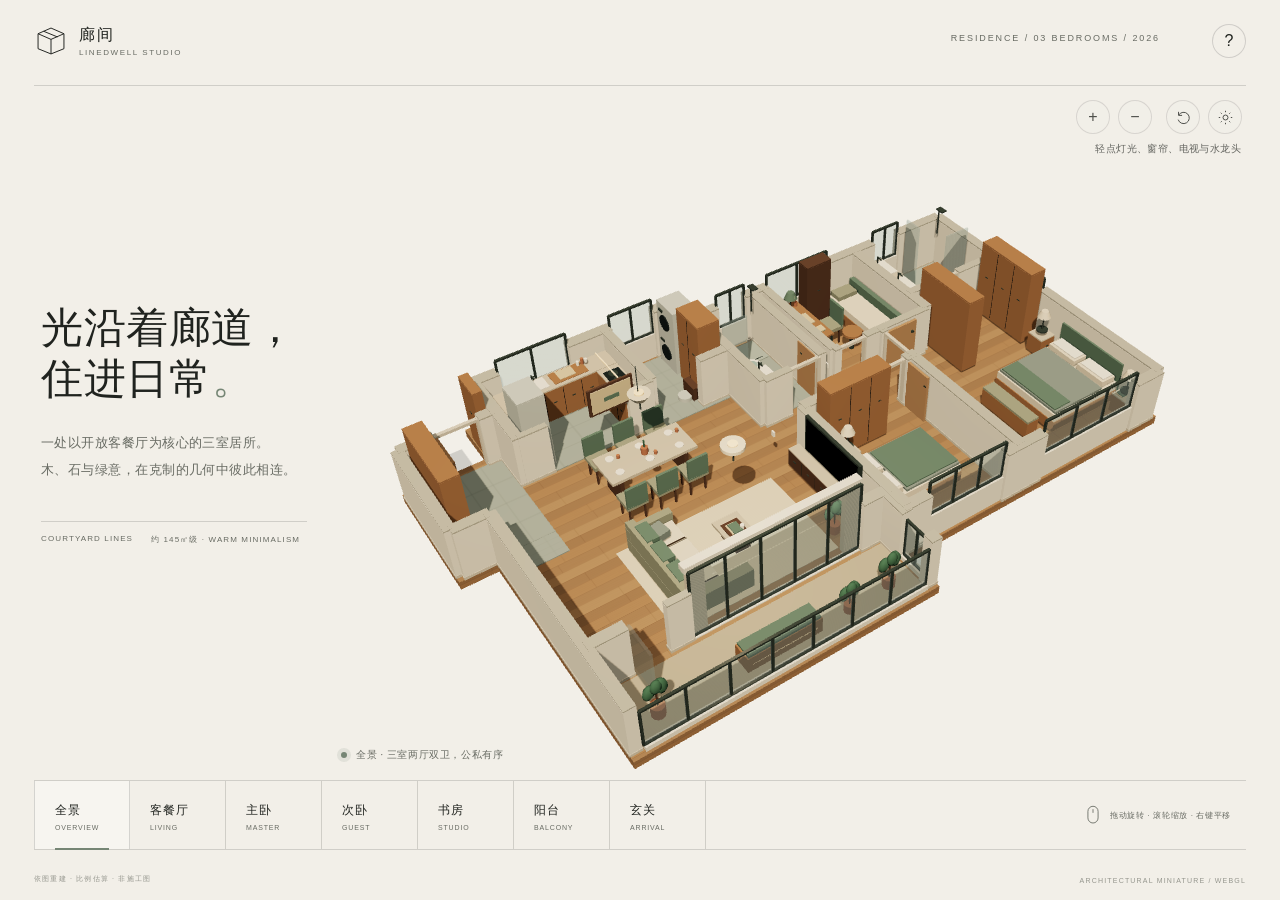
<file: courtyard-lines/index.html>
<!doctype html>
<html lang="zh-CN">
  <head>
    <meta charset="UTF-8" />
    <meta name="viewport" content="width=device-width, initial-scale=1.0, viewport-fit=cover" />
    <meta name="theme-color" content="#f2efe8" />
    <meta name="description" content="廊间 Courtyard Lines — 依照已确定户型重建的三室两厅双卫住宅，探索归家、起居与安静私区。" />
    <title>廊间 · Courtyard Lines</title>
    <link rel="icon" href="data:image/svg+xml,%3Csvg xmlns='http://www.w3.org/2000/svg' viewBox='0 0 32 32'%3E%3Cpath d='M4 12 16 6l12 6v14L16 30 4 26Z' fill='none' stroke='%2320231f' stroke-width='1.5'/%3E%3Cpath d='m4 12 12 7 12-7M16 19v11' fill='none' stroke='%2320231f' stroke-width='1.5'/%3E%3C/svg%3E" />
    <link rel="stylesheet" href="./styles.css?v=2" />
  </head>
  <body>
    <main class="portfolio-shell">
      <header class="topbar">
        <a class="identity" href="./" aria-label="返回廊间项目首页">
          <svg viewBox="0 0 42 42" aria-hidden="true">
            <path d="M5 30.5V12l16-7 16 7v18.5L21 37 5 30.5Z" />
            <path d="M5 12l16 7 16-7M21 19v18M12 9l17 7" />
          </svg>
          <span><strong>廊间</strong><small>LINEDWELL STUDIO</small></span>
        </a>
        <p class="topbar-note">RESIDENCE / 03 BEDROOMS / 2026</p>
        <button class="round-button" id="help-button" type="button" aria-label="打开操作说明">?</button>
      </header>

      <section class="project-copy" aria-labelledby="project-title">
        <p class="kicker"><span></span> VOXEL RESIDENCE — 01</p>
        <h1 id="project-title">光沿着廊道，<br />住进日常<span>。</span></h1>
        <p class="intro">一处以开放客餐厅为核心的三室居所。<br />木、石与绿意，在克制的几何中彼此相连。</p>
        <div class="copy-foot"><span>COURTYARD LINES</span><span>约 145㎡级 · WARM MINIMALISM</span></div>
      </section>

      <section class="scene-wrap" aria-label="廊间三室两厅双卫三维住宅模型">
        <div id="scene"></div>
        <div class="scene-status"><i></i><span id="scene-caption">全景 · 开放的公共核心与安静的卧室侧翼</span></div>
        <div class="interaction-hint" id="interaction-hint" aria-live="polite"></div>
        <div class="scene-tools" aria-label="场景工具">
          <button class="round-button" id="zoom-in" type="button" aria-label="放大">+</button>
          <button class="round-button" id="zoom-out" type="button" aria-label="缩小">−</button>
          <button class="round-button reset" id="reset" type="button" aria-label="重置视角" title="重置视角">
            <svg viewBox="0 0 24 24" aria-hidden="true"><path d="M5.3 8.5A8 8 0 1 1 4.5 15M5 4v5h5" /></svg>
          </button>
          <button class="round-button mode-toggle" id="mode-toggle" type="button" aria-label="切换为夜间模式" aria-pressed="false" title="切换为夜间模式">
            <svg class="sun-icon" viewBox="0 0 24 24" aria-hidden="true"><circle cx="12" cy="12" r="3.5"/><path d="M12 2.5v2M12 19.5v2M2.5 12h2M19.5 12h2M5.3 5.3l1.4 1.4M17.3 17.3l1.4 1.4M5.3 18.7l1.4-1.4M17.3 6.7l1.4-1.4"/></svg>
            <svg class="moon-icon" viewBox="0 0 24 24" aria-hidden="true"><path d="M19.5 15.7A8 8 0 0 1 8.3 4.5a8.1 8.1 0 1 0 11.2 11.2Z"/></svg>
          </button>
        </div>
        <p class="interaction-guide">轻点灯光、窗帘、电视与水龙头</p>
        <div class="loading" id="loading"><span></span><p>正在搭建住宅模型</p></div>
        <div class="webgl-error" id="webgl-error" hidden>无法初始化 3D 画面，请在支持 WebGL 的现代浏览器中打开。</div>
      </section>

      <footer class="viewer-footer">
        <nav class="view-nav" aria-label="房间视角">
          <button class="view-button active" type="button" data-view="overview"><em>01</em><span>全景</span><small>Overview</small></button>
          <button class="view-button" type="button" data-view="living"><em>02</em><span>客餐厅</span><small>Living</small></button>
          <button class="view-button" type="button" data-view="master"><em>03</em><span>主卧</span><small>Master</small></button>
          <button class="view-button" type="button" data-view="guest"><em>04</em><span>次卧</span><small>Guest</small></button>
          <button class="view-button" type="button" data-view="studio"><em>05</em><span>书房</span><small>Studio</small></button>
          <button class="view-button" type="button" data-view="balcony"><em>06</em><span>阳台</span><small>Balcony</small></button>
          <button class="view-button" type="button" data-view="entry"><em>07</em><span>玄关</span><small>Arrival</small></button>
        </nav>
        <div class="gesture-hint">
          <svg viewBox="0 0 22 28" aria-hidden="true"><rect x="4" y="2" width="14" height="23" rx="7"/><path d="M11 6v5"/></svg>
          <span>拖动旋转 · 滚轮缩放 · 右键平移</span>
        </div>
      </footer>

      <div class="bottom-note"><span>依图重建 · 比例估算 · 非施工图</span><span>ARCHITECTURAL MINIATURE / WEBGL</span></div>
    </main>

    <dialog id="help-dialog">
      <button class="round-button close" id="help-close" type="button" aria-label="关闭说明">×</button>
      <p class="kicker"><span></span> EXPLORE THE HOUSE</p>
      <h2>顺着光，慢慢看一圈。</h2>
      <p>按住鼠标左键旋转住宅，滚轮缩放，右键拖动平移。触屏设备可单指旋转、双指缩放与移动。轻点厨房水龙头、灯具、客厅窗帘或电视可切换状态；拖动视角不会误触。点击底部空间名称可切换房间，日夜切换即时生效。</p>
      <dl><div><dt>空间</dt><dd>三室两厅双卫 · 独立家政 · 主卧套房 · 景观阳台</dd></div><div><dt>表达</dt><dd>墙体与门板采用 1.25m 剖切表达，便于阅读平面；模型尺寸按图比例估算，不是施工图。</dd></div></dl>
    </dialog>

    <script type="module" src="./src/main.js?v=2"></script>
  </body>
</html>
</file>
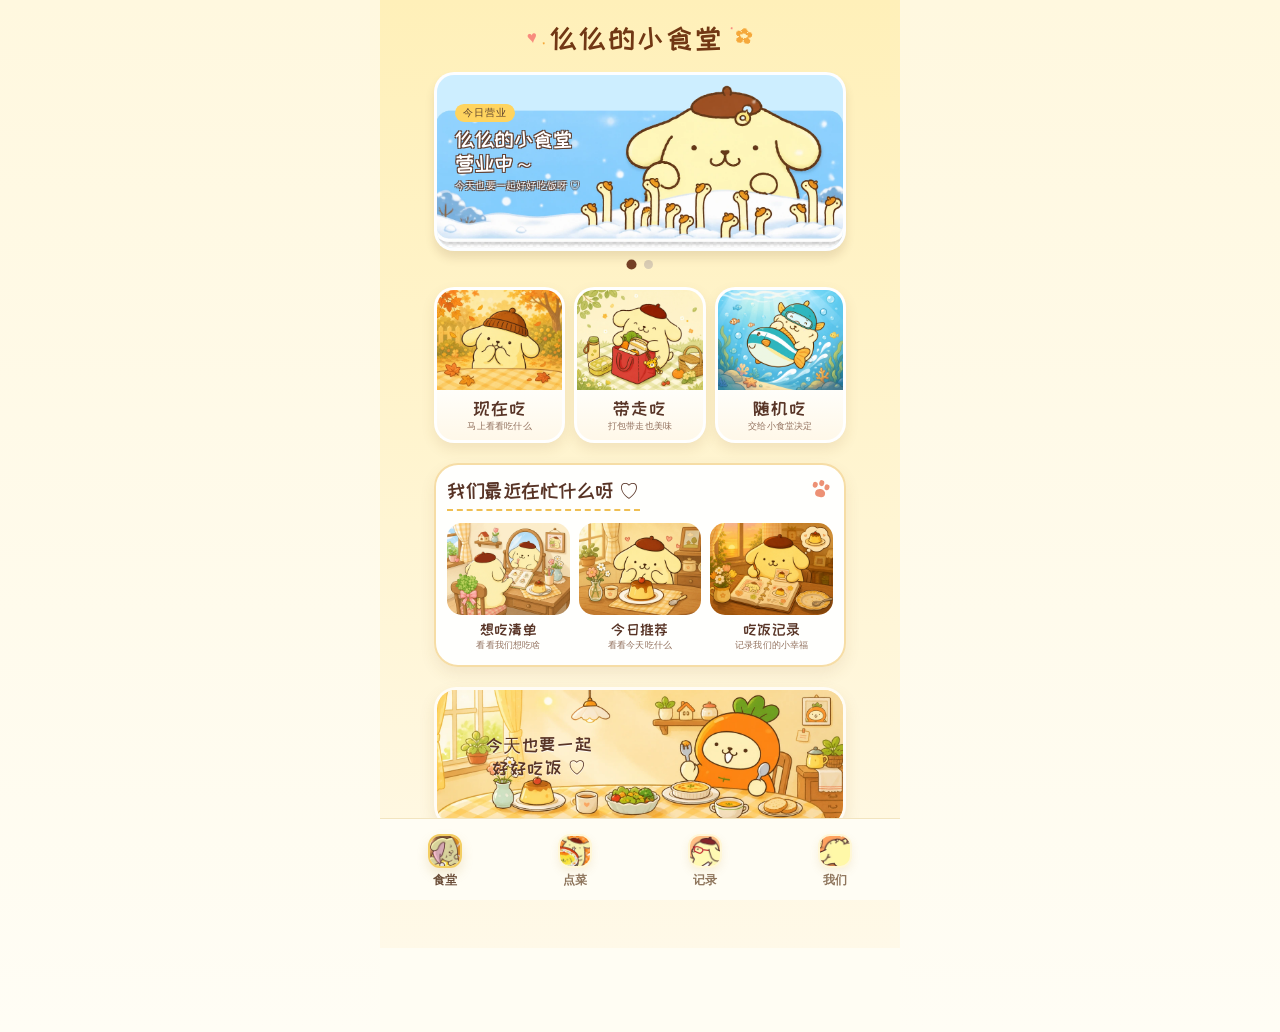
<file: mumu-canteen/index.html>
<!doctype html><html lang="zh-CN"><head><meta charset="utf-8"><meta name="viewport" content="width=device-width,initial-scale=1,maximum-scale=1,user-scalable=no"><meta http-equiv="Cache-Control" content="no-cache, no-store, must-revalidate"><meta http-equiv="Pragma" content="no-cache"><meta http-equiv="Expires" content="0"><title>仫仫的小食堂</title><link rel="icon" type="image/webp" href="assets/home.webp"><link rel="stylesheet" href="style.css?v=202608231247"></head><body><div id="mount"></div><script>fetch("page.html?v=202608231247",{cache:"no-store"}).then(r=>r.text()).then(t=>{document.getElementById("mount").innerHTML=t;const s=document.createElement("script");s.src="app.js?v=202608231247";s.onload=()=>{const r=document.createElement("script");r.src="records.js?v=202608231247";r.onload=()=>{const h=document.createElement("script");h.src="home.js?v=202608251300";h.onload=()=>{const w=document.createElement("script");w.src="wishlist.js?v=202608231247";w.onload=()=>{if(typeof window.renderHome==='function') window.renderHome();if(typeof window.renderWishlist==='function') window.renderWishlist()};document.body.appendChild(w)};document.body.appendChild(h)};document.body.appendChild(r)};document.body.appendChild(s)}).catch(e=>{document.getElementById("mount").innerHTML='<div style="padding:30px">页面加载失败，请刷新重试。</div>'})</script></body></html>
</file>
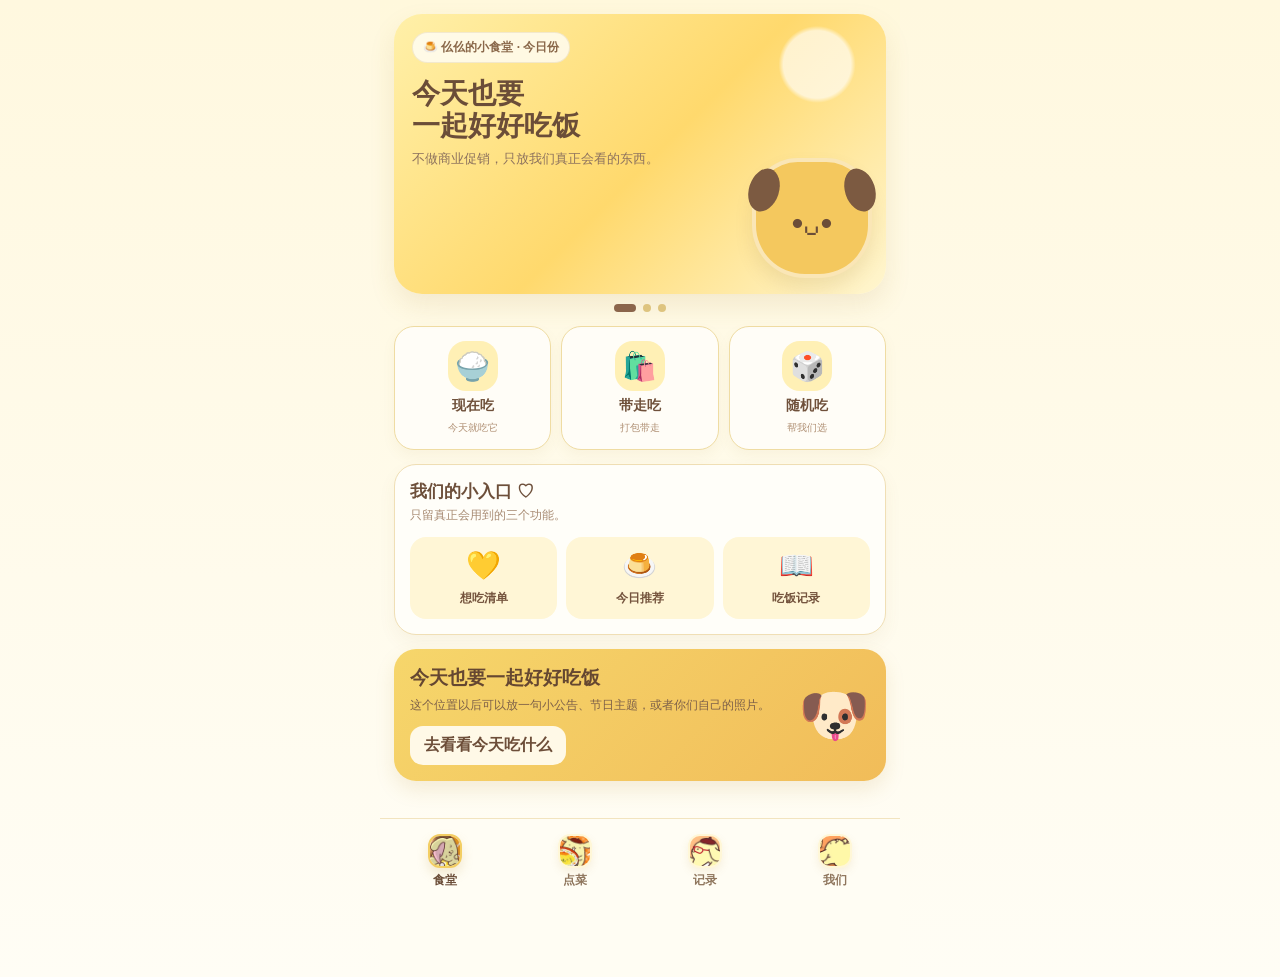
<file: mumu-canteen/home-banner-preview.html>
<!doctype html><html lang="zh-CN"><head><meta charset="utf-8"><meta name="viewport" content="width=device-width,initial-scale=1,maximum-scale=1,user-scalable=no"><meta http-equiv="Cache-Control" content="no-cache,no-store,must-revalidate"><title>仫仫的小食堂 · 可爱首页预览</title><link rel="stylesheet" href="style.css?v=202608230108"><style>#homePage{background:linear-gradient(180deg,#fff8dc,#fffdf5);padding:14px 14px 112px}.cute-hero{position:relative;margin-bottom:14px}.cute-track{display:flex;overflow:hidden;border-radius:28px;box-shadow:0 12px 26px rgba(167,128,55,.13)}.cute-slide{min-width:100%;min-height:280px;padding:18px;box-sizing:border-box;color:#6b4d38;position:relative;overflow:hidden}.cute-slide.s1{background:radial-gradient(circle at 86% 18%,rgba(255,255,255,.65) 0 7%,transparent 8%),linear-gradient(135deg,#fff0a9,#ffd96d 52%,#fff6d0)}.cute-slide.s2{background:linear-gradient(135deg,#fff4c7,#ffe0a5 50%,#ffd3be)}.cute-slide.s3{background:linear-gradient(135deg,#fff2c0,#ffe59a 55%,#fff9dc)}.sticker{display:inline-flex;padding:6px 10px;border-radius:999px;background:rgba(255,255,255,.75);border:1px solid rgba(177,134,65,.15);font-size:12px;font-weight:800;color:#8a684a}.cute-slide h2{margin:15px 0 7px;font-size:28px;line-height:1.14}.cute-slide p{margin:0;max-width:260px;font-size:13px;line-height:1.6;color:#8d725e}.hero-dog{position:absolute;right:14px;bottom:16px;width:120px;height:120px;border-radius:38% 38% 44% 44%;background:#f4c85e;border:4px solid rgba(255,255,255,.55);box-shadow:0 10px 18px rgba(134,95,36,.12)}.hero-dog:before,.hero-dog:after{content:"";position:absolute;top:6px;width:30px;height:44px;border-radius:50%;background:#7c5a41}.hero-dog:before{left:-7px;transform:rotate(18deg)}.hero-dog:after{right:-7px;transform:rotate(-18deg)}.dog-face{position:absolute;left:0;right:0;top:42px;text-align:center;font-size:34px}.hero-note{position:absolute;right:18px;bottom:20px;font-size:88px;filter:drop-shadow(0 8px 10px rgba(92,64,43,.12))}.mini-list{margin-top:18px;display:flex;gap:8px;flex-wrap:wrap;max-width:250px}.mini-pill{padding:7px 10px;border-radius:14px;background:rgba(255,255,255,.68);font-size:12px;font-weight:700}.cute-dots{display:flex;justify-content:center;gap:7px;margin-top:10px}.cute-dot{width:8px;height:8px;border:0;border-radius:50%;background:#dec47f;padding:0}.cute-dot.active{width:22px;border-radius:999px;background:#8b654b}.home-actions{display:grid;grid-template-columns:repeat(3,1fr);gap:10px;margin-bottom:14px}.home-action{border:1px solid #efdca3;background:#fffdf7;border-radius:20px;padding:14px 8px;box-shadow:0 6px 14px rgba(151,115,52,.06);display:flex;flex-direction:column;align-items:center;gap:6px;color:#6f503a}.home-action .ico{width:50px;height:50px;border-radius:18px;background:#fff0b5;display:flex;align-items:center;justify-content:center;font-size:28px}.home-action strong{font-size:14px}.home-action small{font-size:10px;color:#af8f73}.soft-card{background:#fffef9;border:1px solid #f0dfb5;border-radius:22px;padding:15px;margin-bottom:14px;box-shadow:0 8px 18px rgba(131,96,53,.06)}.soft-card h3{margin:0 0 4px;color:#6d4f3a;font-size:17px}.soft-card p{margin:0;color:#a88b73;font-size:12px}.soft-grid{display:grid;grid-template-columns:repeat(3,1fr);gap:9px;margin-top:13px}.soft-item{border:0;background:#fff6d6;border-radius:16px;padding:12px 6px;text-align:center;color:#74533d}.soft-item div{font-size:28px;margin-bottom:6px}.soft-item b{font-size:12px}.memory-strip{display:flex;align-items:center;justify-content:space-between;gap:12px;background:linear-gradient(135deg,#f6d66b,#f1bc59);border-radius:22px;padding:16px;color:#654731;box-shadow:0 9px 20px rgba(169,123,34,.13)}.memory-strip strong{font-size:19px}.memory-strip p{margin:5px 0 0;font-size:12px;line-height:1.5;color:#7d6049}.memory-emoji{font-size:58px}.cute-btn{margin-top:12px;border:0;border-radius:13px;padding:9px 14px;background:#fff9e7;color:#6d4e39;font-weight:800}.heart-row{display:flex;gap:8px;margin-top:12px}.heart-chip{padding:7px 10px;border-radius:999px;background:#fff1bd;color:#85654c;font-size:12px;font-weight:700}@media(max-width:420px){.cute-slide h2{font-size:24px}.hero-dog{width:105px;height:105px}.home-actions{gap:8px}.home-action{padding:12px 5px}}</style></head><body><div id="mount"></div><script>fetch('page.html?v=202608230108',{cache:'no-store'}).then(r=>r.text()).then(t=>{document.getElementById('mount').innerHTML=t;const s=document.createElement('script');s.src='app.js?v=202608230108';s.onload=()=>{const home=document.getElementById('homePage');home.innerHTML=`<div class="cute-hero"><div class="cute-track" id="cuteTrack"><article class="cute-slide s1"><span class="sticker">🍮 仫仫的小食堂 · 今日份</span><h2>今天也要<br>一起好好吃饭</h2><p>不做商业促销，只放我们真正会看的东西。</p><div class="hero-dog"><div class="dog-face">•ᴗ•</div></div></article><article class="cute-slide s2"><span class="sticker">♡ 最近想吃</span><h2>仫仫说想吃<br>一点甜甜的</h2><div class="mini-list"><span class="mini-pill">🍰 小蛋糕</span><span class="mini-pill">🍮 焦糖布丁</span><span class="mini-pill">🥞 小松饼</span></div><div class="hero-note">🍮</div></article><article class="cute-slide s3"><span class="sticker">🎲 今天不知道吃什么</span><h2>那就交给<br>小食堂决定吧</h2><p>随机选一组，不纠结，选中了就去点菜。</p><div class="heart-row"><span class="heart-chip">主食</span><span class="heart-chip">小吃</span><span class="heart-chip">甜的</span></div><div class="hero-note">🎲</div></article></div><div class="cute-dots"><button class="cute-dot active"></button><button class="cute-dot"></button><button class="cute-dot"></button></div></div><div class="home-actions"><button class="home-action" id="eatNow"><div class="ico">🍚</div><strong>现在吃</strong><small>今天就吃它</small></button><button class="home-action" id="takeAway"><div class="ico">🛍️</div><strong>带走吃</strong><small>打包带走</small></button><button class="home-action" id="randomEat"><div class="ico">🎲</div><strong>随机吃</strong><small>帮我们选</small></button></div><section class="soft-card"><h3>我们的小入口 ♡</h3><p>只留真正会用到的三个功能。</p><div class="soft-grid"><button class="soft-item" id="wantList"><div>💛</div><b>想吃清单</b></button><button class="soft-item" id="todayPick"><div>🍮</div><b>今日推荐</b></button><button class="soft-item" id="lastRecord"><div>📖</div><b>吃饭记录</b></button></div></section><section class="memory-strip"><div><strong>今天也要一起好好吃饭</strong><p>这个位置以后可以放一句小公告、节日主题，或者你们自己的照片。</p><button class="cute-btn" id="goMenuBtn">去看看今天吃什么</button></div><div class="memory-emoji">🐶</div></section>`;document.querySelectorAll('.page').forEach(p=>p.classList.remove('active'));home.classList.add('active');document.querySelectorAll('.nav').forEach(n=>n.classList.remove('active'));const hn=document.querySelector('.nav[data-page="homePage"]');if(hn)hn.classList.add('active');const cb=document.getElementById('cartbar');if(cb)cb.style.display='none';let idx=0;const track=document.getElementById('cuteTrack');const dots=[...document.querySelectorAll('.cute-dot')];function set(i){idx=i;track.style.transform='translateX(-'+(i*100)+'%)';track.style.transition='transform .35s ease';dots.forEach((d,j)=>d.classList.toggle('active',j===i))}dots.forEach((d,i)=>d.onclick=()=>set(i));setInterval(()=>set((idx+1)%3),3600);function go(page){const n=document.querySelector('.nav[data-page="'+page+'"]');if(n)switchPage(n)};document.getElementById('eatNow').onclick=()=>{go('menuPage');setMode('dine')};document.getElementById('takeAway').onclick=()=>{go('menuPage');setMode('pickup')};document.getElementById('randomEat').onclick=()=>toast('随机吃可以接回我们之前的随机推荐 ♡');document.getElementById('wantList').onclick=()=>toast('这里接想吃清单');document.getElementById('todayPick').onclick=()=>toast('这里接今日推荐');document.getElementById('lastRecord').onclick=()=>go('ordersPage');document.getElementById('goMenuBtn').onclick=()=>go('menuPage')};document.body.appendChild(s)}).catch(()=>{document.getElementById('mount').innerHTML='<div style="padding:30px">预览加载失败，请刷新重试。</div>'})</script></body></html>
</file>
<file: courtyard-lines/styles.css>
:root {
  --paper: #f2efe8;
  --ink: #20231f;
  --muted: #686b63;
  --line: rgba(32, 35, 31, 0.16);
  --accent: #768675;
  --serif: "Songti SC", "STSong", "Noto Serif CJK SC", serif;
  --sans: "Avenir Next", "Segoe UI", "PingFang SC", "Microsoft YaHei", sans-serif;
}

* { box-sizing: border-box; }
html, body { margin: 0; min-height: 100%; background: var(--paper); color: var(--ink); }
body { font-family: var(--sans); overflow-x: hidden; transition: background-color .2s ease, color .2s ease; }
body.night { --paper: #1d272e; --ink: #e9e7df; --muted: #a8aca9; --line: rgba(233, 231, 223, .15); --accent: #b59a72; }
button, a { color: inherit; }
button { font: inherit; }

.portfolio-shell {
  width: min(100%, 1800px);
  min-height: 100svh;
  margin: 0 auto;
  padding: 24px 34px 16px;
  display: grid;
  grid-template-columns: minmax(250px, 0.72fr) minmax(620px, 2.4fr);
  grid-template-rows: 62px minmax(510px, 1fr) auto 34px;
  gap: 0 28px;
}

.topbar { grid-column: 1 / -1; display: flex; align-items: flex-start; justify-content: space-between; border-bottom: 1px solid var(--line); }
.identity { display: flex; align-items: center; gap: 11px; text-decoration: none; }
.identity svg { width: 34px; height: 34px; fill: none; stroke: currentColor; stroke-width: 1.2; }
.identity strong { display: block; font-family: var(--serif); font-size: 16px; font-weight: 500; letter-spacing: .12em; }
.identity small { display: block; margin-top: 2px; color: var(--muted); font-size: 8px; letter-spacing: .2em; }
.topbar-note { margin: 9px 52px 0 auto; color: var(--muted); font-size: 9px; letter-spacing: .21em; }
.round-button { width: 34px; height: 34px; padding: 0; border: 1px solid var(--line); border-radius: 50%; background: rgba(242, 239, 232, .36); display: grid; place-items: center; cursor: pointer; transition: color .2s ease, background-color .2s ease, border-color .2s ease, transform .2s ease; }
.round-button:hover { color: white; border-color: var(--ink); background: var(--ink); transform: translateY(-1px); }
.round-button svg { width: 17px; height: 17px; fill: none; stroke: currentColor; stroke-width: 1.4; }

.project-copy { grid-column: 1; grid-row: 2; align-self: center; z-index: 2; padding: 0 0 2vh 7px; }
.project-copy .kicker { display: none; }
.kicker { display: flex; align-items: center; gap: 9px; margin: 0 0 24px; color: var(--muted); font-size: 9px; letter-spacing: .18em; }
.kicker span { width: 28px; height: 1px; background: var(--accent); }
.project-copy h1 { margin: 0; max-width: 8.5em; font-family: var(--serif); font-size: clamp(36px, 3.25vw, 58px); font-weight: 400; line-height: 1.24; letter-spacing: .015em; text-wrap: balance; }
.project-copy h1 span { color: var(--accent); }
.intro { max-width: 31em; margin: 24px 0 38px; color: var(--muted); font-family: var(--serif); font-size: 13px; line-height: 2.05; letter-spacing: .035em; }
.copy-foot { border-top: 1px solid var(--line); padding-top: 12px; display: flex; flex-wrap: wrap; gap: 10px 18px; color: var(--muted); font-size: 8px; letter-spacing: .14em; }

.scene-wrap { grid-column: 2; grid-row: 2; position: relative; min-height: 540px; overflow: hidden; }
#scene { position: absolute; inset: 0; cursor: grab; }
#scene:active { cursor: grabbing; }
#scene canvas { display: block; width: 100%; height: 100%; outline: none; }
.scene-status { position: absolute; left: 6px; bottom: 18px; display: flex; align-items: center; gap: 9px; color: var(--muted); font-family: var(--serif); font-size: 10px; letter-spacing: .06em; pointer-events: none; }
.scene-status i { width: 6px; height: 6px; border-radius: 50%; background: var(--accent); box-shadow: 0 0 0 4px rgba(118, 134, 117, .13); }
.interaction-hint { position:absolute; right:6px; bottom:18px; min-height:18px; color:var(--muted); font-family:var(--serif); font-size:10px; letter-spacing:.06em; opacity:0; transform:translateY(3px); pointer-events:none; transition:opacity .18s ease,transform .18s ease; }
.interaction-hint.is-visible { opacity:1; transform:translateY(0); }
.scene-tools { position: absolute; right: 4px; top: 14px; display: flex; gap: 8px; opacity: .78; transition: opacity .2s ease; }
.scene-tools:hover, .scene-tools:focus-within { opacity: 1; }
.scene-tools .reset { margin-left: 6px; }
.interaction-guide { position: absolute; right: 5px; top: 56px; margin: 0; color: var(--ink); opacity: .68; font-family: var(--serif); font-size: 10px; letter-spacing: .04em; pointer-events: none; }
.mode-toggle { position: relative; }
.mode-toggle svg { position: absolute; transition: opacity .2s ease, transform .2s ease; }
.mode-toggle .moon-icon { opacity: 0; transform: rotate(-25deg) scale(.7); }
body.night .mode-toggle .sun-icon { opacity: 0; transform: rotate(45deg) scale(.7); }
body.night .mode-toggle .moon-icon { opacity: 1; transform: rotate(0) scale(1); }
body.night .round-button { background: rgba(32,42,49,.68); }
body.night .view-button:hover, body.night .view-button.active { background: rgba(255,255,255,.06); }
body.night .loading { background: var(--paper); }
body.night dialog { background: rgba(36,46,53,.98); }
.loading { position: absolute; inset: 0; display: grid; place-content: center; justify-items: center; background: var(--paper); z-index: 5; transition: opacity .65s ease, visibility .65s; }
.loading span { width: 72px; height: 1px; background: linear-gradient(90deg, transparent, var(--accent), transparent); animation: loading 1.25s ease-in-out infinite; }
.loading p { margin: 14px 0 0; color: var(--muted); font-family: var(--serif); font-size: 11px; letter-spacing: .12em; }
.loading.is-hidden { opacity: 0; visibility: hidden; }
.webgl-error { position: absolute; inset: 0; display: grid; place-content: center; padding: 24px; text-align: center; color: #764e49; font-family: var(--serif); }
.webgl-error[hidden], .loading[hidden] { display: none !important; }
@keyframes loading { 50% { transform: scaleX(.55); opacity: .35; } }

.viewer-footer { grid-column: 1 / -1; grid-row: 3; min-height: 70px; border-top: 1px solid var(--line); border-bottom: 1px solid var(--line); display: flex; align-items: stretch; justify-content: space-between; }
.view-nav { display: flex; min-width: 0; }
.view-button { position: relative; min-width: 96px; padding: 14px 20px 11px; border: 0; border-right: 1px solid var(--line); background: transparent; text-align: left; cursor: pointer; transition: background-color .2s ease; }
.view-button:first-child { border-left: 1px solid var(--line); }
.view-button:hover, .view-button.active { background: rgba(255,255,255,.35); }
.view-button.active::after { content: ""; position: absolute; left: 20px; right: 20px; bottom: -1px; height: 2px; background: var(--accent); }
.view-button em { display: none; }
.view-button span { display: block; font-family: var(--serif); font-size: 12px; letter-spacing: .08em; }
.view-button small { display: block; margin-top: 5px; color: var(--muted); font-size: 7px; letter-spacing: .12em; text-transform: uppercase; }
.gesture-hint { display: flex; align-items: center; gap: 9px; padding: 0 15px 0 22px; color: var(--muted); font-size: 8px; letter-spacing: .08em; white-space: nowrap; }
.gesture-hint svg { width: 16px; height: 22px; fill: none; stroke: currentColor; stroke-width: 1.2; }
.bottom-note { grid-column: 1 / -1; grid-row: 4; display: flex; align-items: end; justify-content: space-between; color: color-mix(in srgb, var(--muted) 68%, transparent); font-size: 7px; letter-spacing: .17em; }

dialog { width: min(500px, calc(100vw - 36px)); padding: 42px; border: 1px solid var(--line); background: rgba(247,245,239,.98); color: var(--ink); box-shadow: 0 22px 80px rgba(35,35,30,.16); }
dialog::backdrop { background: rgba(44,44,39,.2); backdrop-filter: blur(5px); }
dialog .close { position: absolute; top: 16px; right: 16px; }
dialog h2 { margin: 0 0 18px; font-family: var(--serif); font-size: 28px; font-weight: 400; }
dialog > p:not(.kicker) { color: var(--muted); font-family: var(--serif); font-size: 13px; line-height: 2; }
dialog dl { margin: 28px 0 0; padding-top: 14px; border-top: 1px solid var(--line); }
dialog dl div { display: grid; grid-template-columns: 52px 1fr; gap: 14px; padding: 7px 0; font-size: 9px; line-height: 1.7; }
dialog dt { color: var(--muted); letter-spacing: .16em; }
dialog dd { margin: 0; font-family: var(--serif); }

@media (max-width: 1100px) {
  .portfolio-shell { padding: 20px 24px 14px; grid-template-columns: 230px minmax(0, 1fr); gap: 0 10px; }
  .project-copy h1 { font-size: 40px; }
  .view-button { min-width: 82px; padding-left: 14px; padding-right: 14px; }
  .view-button.active::after { left: 14px; right: 14px; }
  .gesture-hint { display: none; }
}

@media (max-width: 900px) {
  .portfolio-shell { min-height: 100svh; padding: 12px 12px 8px; display: block; }
  .topbar { height: 44px; }
  .identity { gap: 8px; }
  .identity svg { width: 27px; height: 27px; }
  .identity strong { font-size: 14px; }
  .identity small { font-size: 6px; }
  .topbar .round-button { width: 30px; height: 30px; }
  .topbar-note { display: none; }
  .project-copy { padding: 14px 4px 3px; }
  .project-copy .kicker { display:none; }
  .kicker { margin-bottom: 10px; font-size: 7px; }
  .kicker span { width: 20px; }
  .project-copy h1 { font-size: 25px; line-height: 1.25; }
  .project-copy h1 br { display:none; }
  .intro { margin: 6px 0 0; font-size: 10px; line-height: 1.6; }
  .intro br { display:none; }
  .copy-foot { display: none; }
  .scene-wrap { height: clamp(390px,54svh,520px); min-height: 390px; margin: 0 -12px; }
  #scene { inset:76px 0 28px; }
  .scene-status { left: 14px; bottom: 9px; max-width: calc(100% - 64px); font-size: 9px; }
  .interaction-hint { right:14px; bottom:30px; font-size:9px; }
  .scene-tools { right: 12px; top:5px; gap: 8px; }
  .scene-tools .round-button { width: 44px; height: 44px; }
  .scene-tools .reset { margin-top: 0; }
  .interaction-guide { right: 14px; top: 56px; }
  .viewer-footer { min-height: auto; margin-top: 6px; overflow-x: auto; scrollbar-width: none; }
  .viewer-footer::-webkit-scrollbar { display: none; }
  .view-nav { width: max-content; }
  .view-button { min-width: 86px; height: 67px; padding: 12px; }
  .view-button:first-child { border-left: 0; }
  .view-button small { font-size: 6px; }
  .view-button.active::after { left: 12px; right: 12px; }
  .gesture-hint { display: none; }
  .bottom-note { height: 30px; align-items: end; }
  .bottom-note span:first-child { display: none; }
  .bottom-note span:last-child { margin-left: auto; }
}

@media (max-width: 420px) {
  .project-copy h1 { font-size: 24px; }
}

button:focus-visible,a:focus-visible{outline:2px solid var(--accent);outline-offset:4px;}
::selection{background:#cbd3c4;color:#20231f;}

@media (prefers-reduced-motion: reduce) {
  *, *::before, *::after { scroll-behavior: auto !important; animation-duration: .01ms !important; animation-iteration-count: 1 !important; transition-duration: .01ms !important; }
}
</file>
<file: mumu-canteen/style.css>
:root{--bg:#fff9e6;--bg2:#fffdf3;--card:#fffef8;--text:#5a3d2d;--muted:#a28a75;--line:#f0e3c2;--accent:#f4c957;--accent2:#f0b646;--accent3:#fff1a8;--brown:#7a5643;--brown2:#996a50;--shadow:0 10px 24px rgba(145,110,44,.12);}*{box-sizing:border-box;-webkit-tap-highlight-color:transparent}html,body{margin:0;background:linear-gradient(180deg,#fff8df 0%,#fffdf5 100%);color:var(--text);font-family:-apple-system,BlinkMacSystemFont,"PingFang SC","Helvetica Neue",Arial,sans-serif}button{font:inherit}.app{width:100%;max-width:520px;margin:0 auto;min-height:100vh;background:var(--bg2);position:relative;padding-bottom:84px}.page{display:none;min-height:calc(100vh - 82px)}.page.active{display:block}.topbar{height:74px;display:flex;align-items:center;justify-content:center;position:sticky;top:0;z-index:20;background:rgba(255,252,239,.92);backdrop-filter:blur(14px);border-bottom:1px solid rgba(233,206,125,.35)}.topbar h1{margin:0;font-size:20px;font-weight:800;letter-spacing:.5px}.topbar .head-avatar{position:absolute;left:14px;top:12px;width:48px;height:48px;border-radius:50%;background:#fff7d4;display:flex;align-items:center;justify-content:center;box-shadow:var(--shadow);overflow:hidden;border:3px solid #fff4c2}.topbar .head-avatar img{width:100%;height:100%;object-fit:cover}.search{position:absolute;right:16px;width:40px;height:40px;border:none;border-radius:50%;background:#fff4bf;color:#825d43;box-shadow:0 4px 10px rgba(175,133,61,.15);font-size:19px}.store{padding:16px 16px 14px;background:radial-gradient(circle at 12px 12px,rgba(255,231,156,.75) 3px,transparent 4px) 0 0/24px 24px,linear-gradient(180deg,#fff5ca 0%,#fffdf3 100%);border-bottom-left-radius:24px;border-bottom-right-radius:24px;box-shadow:0 6px 18px rgba(225,196,97,.1);margin-bottom:8px}.hello-card{background:rgba(255,255,255,.72);border:1px solid rgba(230,198,93,.35);border-radius:22px;padding:12px 14px;display:flex;gap:12px;align-items:center;box-shadow:0 8px 18px rgba(196,160,60,.1)}.hello-card .avatar{width:58px;height:58px;border-radius:50%;overflow:hidden;flex:0 0 58px;border:3px solid #fff1ae;box-shadow:0 4px 10px rgba(145,110,44,.12);background:#fff8de}.hello-card .avatar img{width:100%;height:100%;object-fit:cover}.hello-title{font-size:21px;font-weight:800;line-height:1.15}.hello-sub{margin-top:5px;font-size:12px;color:var(--muted)}.store-line{margin-top:14px;display:flex;align-items:center;justify-content:space-between;gap:14px}.store-name{font-size:18px;font-weight:800}.distance{margin-top:8px;color:#aa8e69;font-size:14px}.detail{margin-top:12px;display:flex;justify-content:space-between;color:#a48a6a;font-size:13px}.notice{margin-top:12px;padding:12px 13px;border-radius:14px;background:#fff9db;border:1px dashed #edca65;color:#8a6852;font-size:13px;line-height:1.5}.mode{display:flex;background:#fff4c4;border-radius:22px;padding:4px;flex:0 0 auto;border:1px solid #f2d66e}.mode button{border:0;background:transparent;color:#9a7a52;padding:7px 12px;border-radius:18px;font-weight:700}.mode button.active{background:linear-gradient(180deg,#f5d86b,#efbf4d);color:#6b4a36;box-shadow:0 3px 8px rgba(160,121,39,.18)}.menu-wrap{display:flex;min-height:calc(100vh - 246px)}.cats{width:98px;background:linear-gradient(180deg,#fff6d6,#fffdf3);flex:0 0 98px;padding-bottom:118px}.cat{height:78px;display:flex;align-items:center;justify-content:center;flex-direction:column;gap:4px;color:#6b563f;position:relative;cursor:pointer;font-size:14px}.cat .emoji{font-size:24px}.cat.active{background:#fffef9;font-weight:800}.cat.active:after{content:"";position:absolute;right:0;top:18px;width:5px;height:42px;border-radius:5px 0 0 5px;background:linear-gradient(180deg,#f3cf5a,#eeb549)}.products{flex:1;background:#fffef9;padding:6px 14px 124px 14px;min-width:0}.section-title{margin:16px 0 12px;font-size:15px;font-weight:800;color:#8a6848}.item{display:flex;gap:12px;margin-bottom:18px;min-height:118px;background:linear-gradient(180deg,#fffef9,#fffaf0);border:1px solid #f8ebc9;border-radius:18px;padding:10px;box-shadow:0 6px 16px rgba(190,155,72,.06)}.thumb{width:104px;height:104px;border-radius:16px;flex:0 0 104px;overflow:hidden;background:linear-gradient(135deg,#ffe38b,#f7b961);display:flex;align-items:center;justify-content:center;font-size:48px;position:relative;box-shadow:inset 0 2px 8px rgba(255,255,255,.45)}.thumb:after{content:"";position:absolute;inset:0;background:radial-gradient(circle at 28% 25%,rgba(255,255,255,.25),transparent 40%)}.info{flex:1;min-width:0;display:flex;flex-direction:column}.name{font-size:17px;font-weight:800;margin:3px 0 6px}.desc{color:#ad9781;font-size:13px;line-height:1.45;display:-webkit-box;-webkit-line-clamp:2;-webkit-box-orient:vertical;overflow:hidden;min-height:38px}.price-row{margin-top:auto;display:flex;align-items:center;justify-content:space-between;gap:8px}.price{font-size:22px;font-weight:800;color:#7a4f38}.price small{font-size:14px;margin-right:2px}.add,.spec{border:none;background:linear-gradient(180deg,#f6d86d,#efb951);color:#6b4833;min-width:38px;height:38px;border-radius:19px;padding:0 13px;font-size:14px;font-weight:800;box-shadow:0 4px 10px rgba(156,117,36,.15)}.add{font-size:22px;padding:0;width:38px}.qty{display:flex;align-items:center;gap:9px}.qty button{width:32px;height:32px;border:none;border-radius:50%;font-size:20px;font-weight:700}.qty .minus{background:#fff3cb;color:#785840}.qty .plus{background:linear-gradient(180deg,#f6d86d,#efb951);color:#6b4833}.qty span{min-width:16px;text-align:center;font-weight:800;color:#6c4e3a}.cartbar{position:fixed;z-index:30;left:50%;transform:translateX(-50%);bottom:80px;width:min(calc(100% - 28px),492px);background:linear-gradient(180deg,#7c5a43,#6d4e3a);color:#fff;border-radius:22px;min-height:66px;box-shadow:0 14px 28px rgba(79,55,36,.22);display:flex;align-items:center;padding:10px 12px 10px 14px;gap:12px}.bag{width:48px;height:48px;border-radius:50%;background:#f4cd5c;display:flex;align-items:center;justify-content:center;font-size:24px;position:relative;flex:0 0 auto;color:#6a4b36;box-shadow:inset 0 2px 8px rgba(255,255,255,.35)}.count{position:absolute;right:-2px;top:-4px;width:20px;height:20px;border-radius:50%;background:#ff7c7c;color:#fff;font-size:11px;display:flex;align-items:center;justify-content:center;border:2px solid #6d4e3a}.cartinfo{flex:1;min-width:0}.total{font-size:18px;font-weight:800}.hint{font-size:12px;color:#e6d9cf;margin-top:3px}.checkout{border:none;background:#fff0b8;color:#5e4635;padding:12px 17px;border-radius:14px;font-weight:800}.checkout:disabled{opacity:.45}.bottom{position:fixed;z-index:40;left:50%;transform:translateX(-50%);bottom:0;width:min(100%,520px);height:82px;background:#fffdf4;border-top:1px solid #f2e4bf;display:grid;grid-template-columns:repeat(4,1fr)}.nav{border:none;background:#fffdf4;display:flex;align-items:center;justify-content:center;flex-direction:column;gap:4px;color:#8f765d;font-size:12px;font-weight:700;padding-top:4px}.navimg{width:34px;height:34px;border-radius:12px;object-fit:cover;background:#fff7d7;box-shadow:0 4px 8px rgba(188,150,66,.12);border:2px solid transparent}.nav.active{color:#6a4c37}.nav.active .navimg{border-color:#f3ce63;box-shadow:0 6px 12px rgba(188,150,66,.2)}.under{min-height:calc(100vh - 82px);display:flex;align-items:center;justify-content:center;flex-direction:column;text-align:center;padding:30px;background:linear-gradient(180deg,#fff9e7,#fffdf5)}.under .icon{width:96px;height:96px;border-radius:26px;overflow:hidden;box-shadow:var(--shadow);margin-bottom:18px;border:4px solid #fff2bf}.under .icon img{width:100%;height:100%;object-fit:cover}.under h2{margin:0 0 8px;font-size:24px;color:#6a4d37}.under p{margin:0;color:#a28a75;font-size:14px;line-height:1.6;max-width:280px}.mask{position:fixed;z-index:80;inset:0;background:rgba(84,59,40,.34);display:none}.mask.show{display:block}.sheet{position:absolute;bottom:0;left:50%;transform:translateX(-50%);width:min(100%,520px);background:#fffef8;border-radius:24px 24px 0 0;max-height:72vh;overflow:auto;padding:18px 18px 26px}.sheet-head{display:flex;align-items:center;justify-content:space-between;margin-bottom:14px}.sheet-head strong{font-size:19px;color:#6a4c37}.clear{border:none;background:none;color:#ad9373;font-weight:700}.cart-item{display:flex;justify-content:space-between;align-items:center;padding:13px 0;border-bottom:1px solid #f4e7c6;gap:10px}.cart-item .left{min-width:0}.cart-item .left b{display:block;margin-bottom:3px}.cart-item .left span{color:#a6917d;font-size:13px}.sheet-total{display:flex;justify-content:space-between;padding:18px 0 12px;font-size:18px;font-weight:800}.confirm{width:100%;height:48px;border:none;border-radius:14px;background:linear-gradient(180deg,#f6d86d,#efb951);color:#654731;font-size:17px;font-weight:800;box-shadow:0 8px 16px rgba(174,127,37,.16)}.toast{position:fixed;z-index:120;left:50%;top:18%;transform:translate(-50%,-10px);background:rgba(95,69,49,.94);color:#fff;border-radius:12px;padding:10px 16px;font-size:14px;opacity:0;pointer-events:none;transition:.22s}.toast.show{opacity:1;transform:translate(-50%,0)}.specmask{position:fixed;z-index:95;inset:0;background:rgba(84,59,40,.34);display:none;align-items:flex-end;justify-content:center}.specmask.show{display:flex}.specsheet{width:min(100%,520px);background:#fffef8;border-radius:24px 24px 0 0;padding:18px 18px 24px;box-shadow:0 -12px 30px rgba(92,64,43,.18)}.spec-head{display:flex;align-items:center;justify-content:space-between;margin-bottom:14px}.spec-head strong{font-size:19px;color:#6a4c37}.spec-close{border:0;background:#fff3c7;color:#7d5b43;width:34px;height:34px;border-radius:50%;font-size:18px}.spec-title{font-size:14px;font-weight:800;color:#87664b;margin:14px 0 9px}.spec-options{display:flex;flex-wrap:wrap;gap:9px}.spec-option{border:1px solid #efd477;background:#fff9df;color:#7a5a42;padding:9px 13px;border-radius:14px;font-weight:700;font-size:13px}.spec-option.active{background:linear-gradient(180deg,#f6d86d,#efb951);color:#664831;border-color:#e8bb45;box-shadow:0 4px 10px rgba(160,121,39,.14)}.spec-confirm{margin-top:18px;width:100%;height:48px;border:0;border-radius:14px;background:linear-gradient(180deg,#f6d86d,#efb951);color:#654731;font-size:17px;font-weight:800}

/* Menu page: compact hierarchy and mobile touch targets. */
#menuPage .topbar{height:62px}
#menuPage .store{padding:12px 14px 13px;margin-bottom:6px;background:linear-gradient(180deg,#fff4c3 0%,#fff9e6 100%);border-radius:0 0 18px 18px;box-shadow:0 4px 12px rgba(145,110,44,.07)}
#menuPage .store-line{margin:0;gap:10px}
#menuPage .store-name{font-size:17px}
#menuPage .distance{margin-top:4px;font-size:12px;color:#987b61}
#menuPage .mode{padding:3px}
#menuPage .mode button{min-height:44px;padding:7px 11px}
#menuPage .menu-wrap{min-height:calc(100vh - 150px)}
#menuPage .cats{width:80px;flex-basis:80px;padding-bottom:calc(104px + env(safe-area-inset-bottom));background:#fff9e7;border-right:1px solid #f3e8c9}
#menuPage .cat{height:70px;gap:3px;font-size:13px;color:#806a55}
#menuPage .cat .emoji{font-size:21px}
#menuPage .cat.active{background:transparent;color:#624633;font-weight:800}
#menuPage .cat.active:after{top:21px;width:3px;height:28px;border-radius:3px 0 0 3px;background:#efbd49}
#menuPage .products{padding:4px 10px calc(104px + env(safe-area-inset-bottom))}
#menuPage .section-title{margin:13px 0 9px;font-size:14px}
#menuPage .item{gap:10px;min-height:110px;margin-bottom:14px;padding:10px;border-radius:16px;box-shadow:0 4px 12px rgba(145,110,44,.05)}
#menuPage .thumb{width:90px;height:90px;flex-basis:90px;border-radius:14px;font-size:42px}
#menuPage .name{font-size:17px;margin:2px 0 5px}
#menuPage .desc{min-height:36px;font-size:12.5px;color:#9f8975}
#menuPage .price{font-size:17px;font-weight:700;color:#8d6a51}
#menuPage .price small{font-size:12px}
#menuPage .add,#menuPage .spec{min-width:44px;height:44px;border-radius:22px;background:#f6d267;box-shadow:0 3px 8px rgba(156,117,36,.12)}
#menuPage .add{width:44px}
#menuPage .qty{gap:7px}
#menuPage .qty button{width:44px;height:44px}
.cart-item .qty button{width:44px;height:44px}
#menuPage .wish-heart{top:4px;left:4px;width:44px;height:44px;display:flex;align-items:center;justify-content:center;border:0;background:transparent;box-shadow:none;line-height:1}
#menuPage .wish-heart:before{content:"";position:absolute;inset:6px;z-index:-1;border:1px solid #efd477;border-radius:50%;background:rgba(255,249,223,.96);box-shadow:0 3px 9px rgba(112,80,50,.08)}
#menuPage .wish-heart.active{background:transparent}
#menuPage .wish-heart.active:before{background:#fff0b6;border-color:#ebc86a}
.spec-close,#personmask .personclose{width:44px;height:44px}
.spec-option{min-height:44px}
.cartbar{bottom:82px}
.cartbar .hint{font-size:14px;font-weight:700;color:#fff;margin-top:0}
.cartbar .total{font-size:13px;font-weight:500;color:#e6d9cf;margin-top:3px}
</file>
